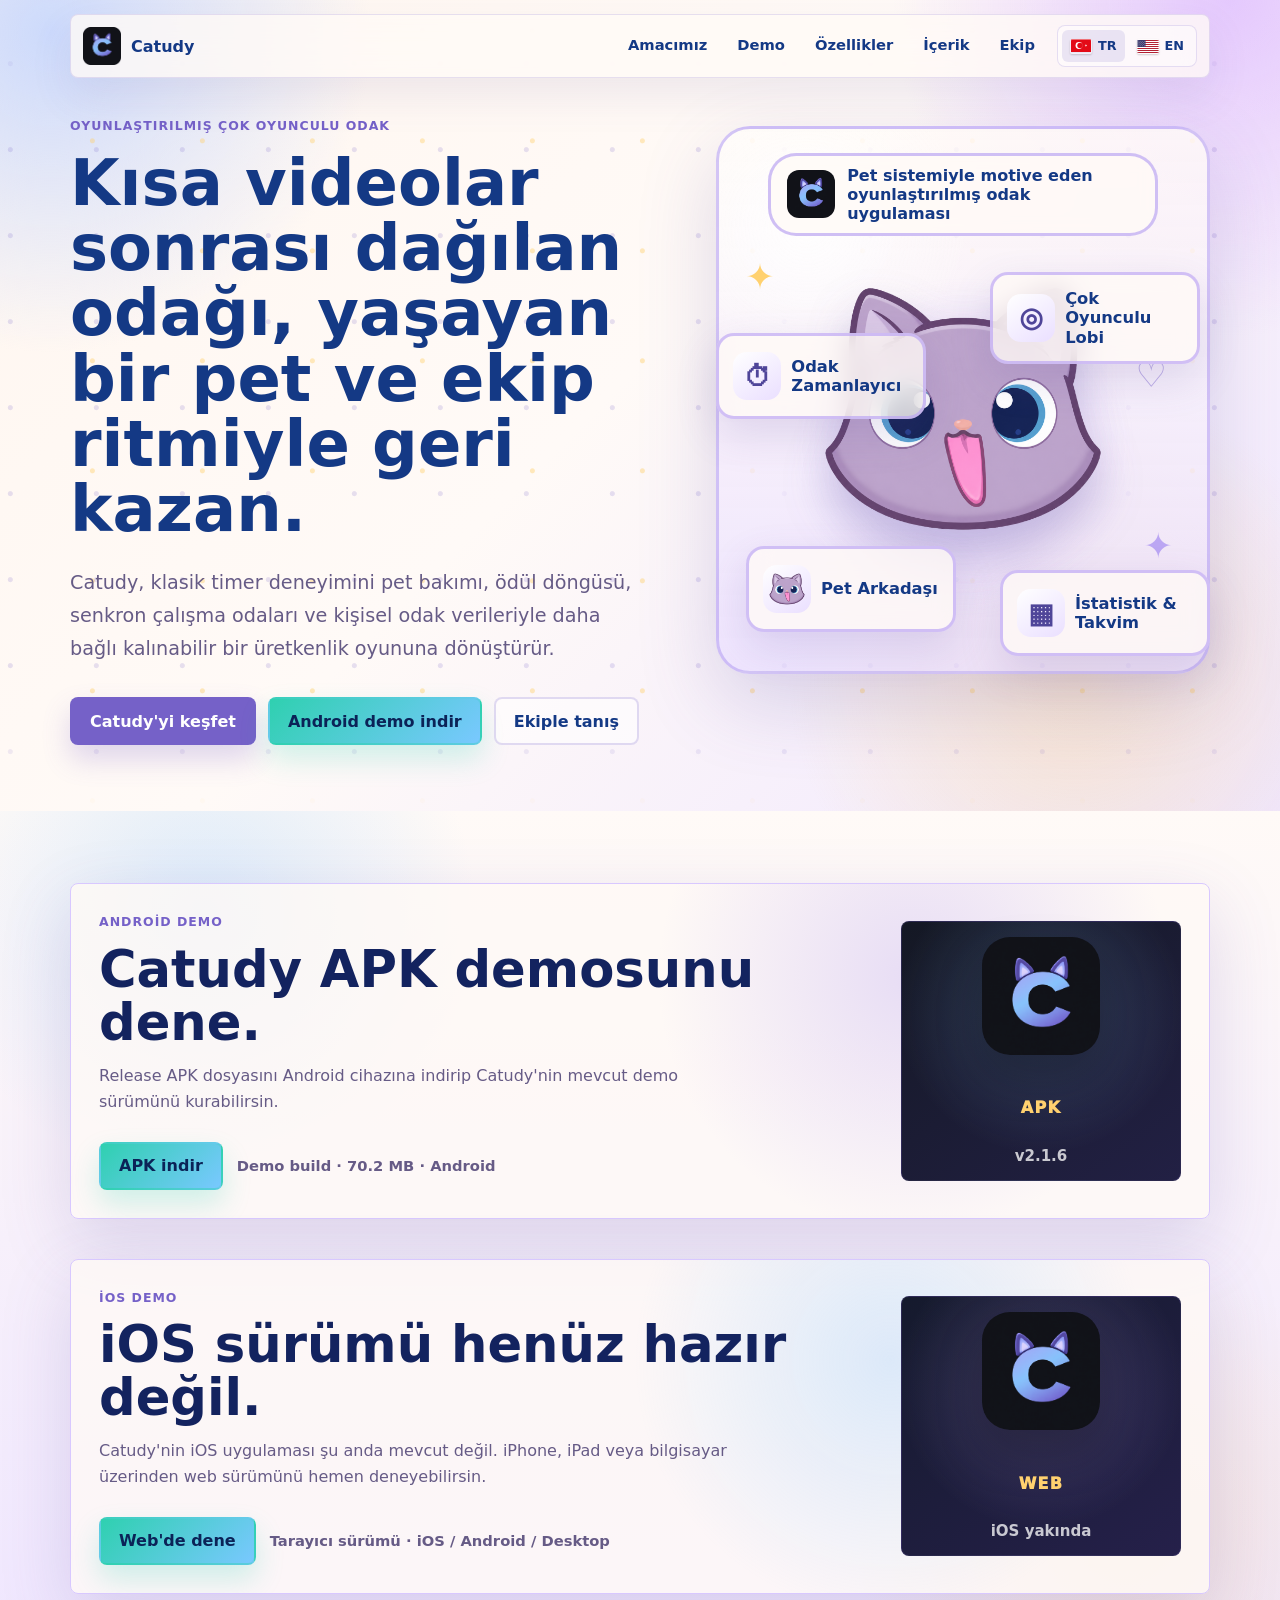
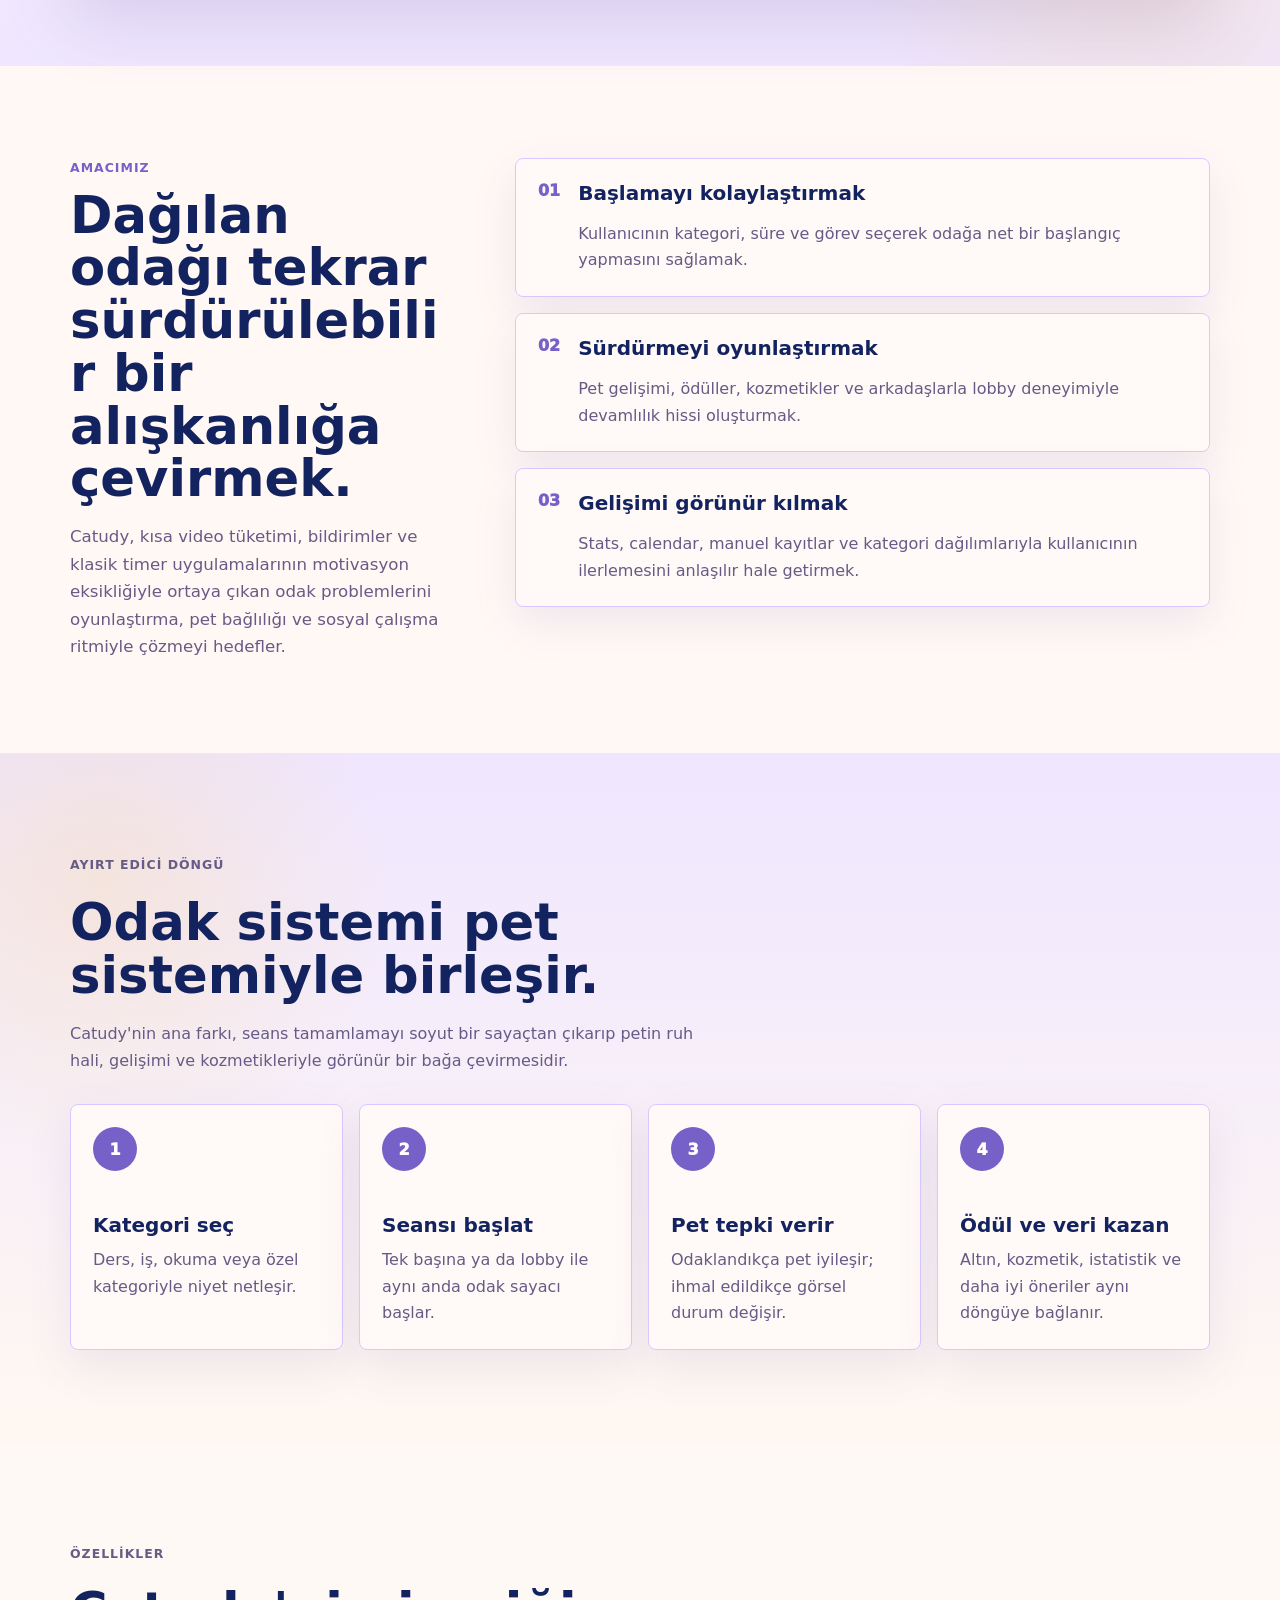
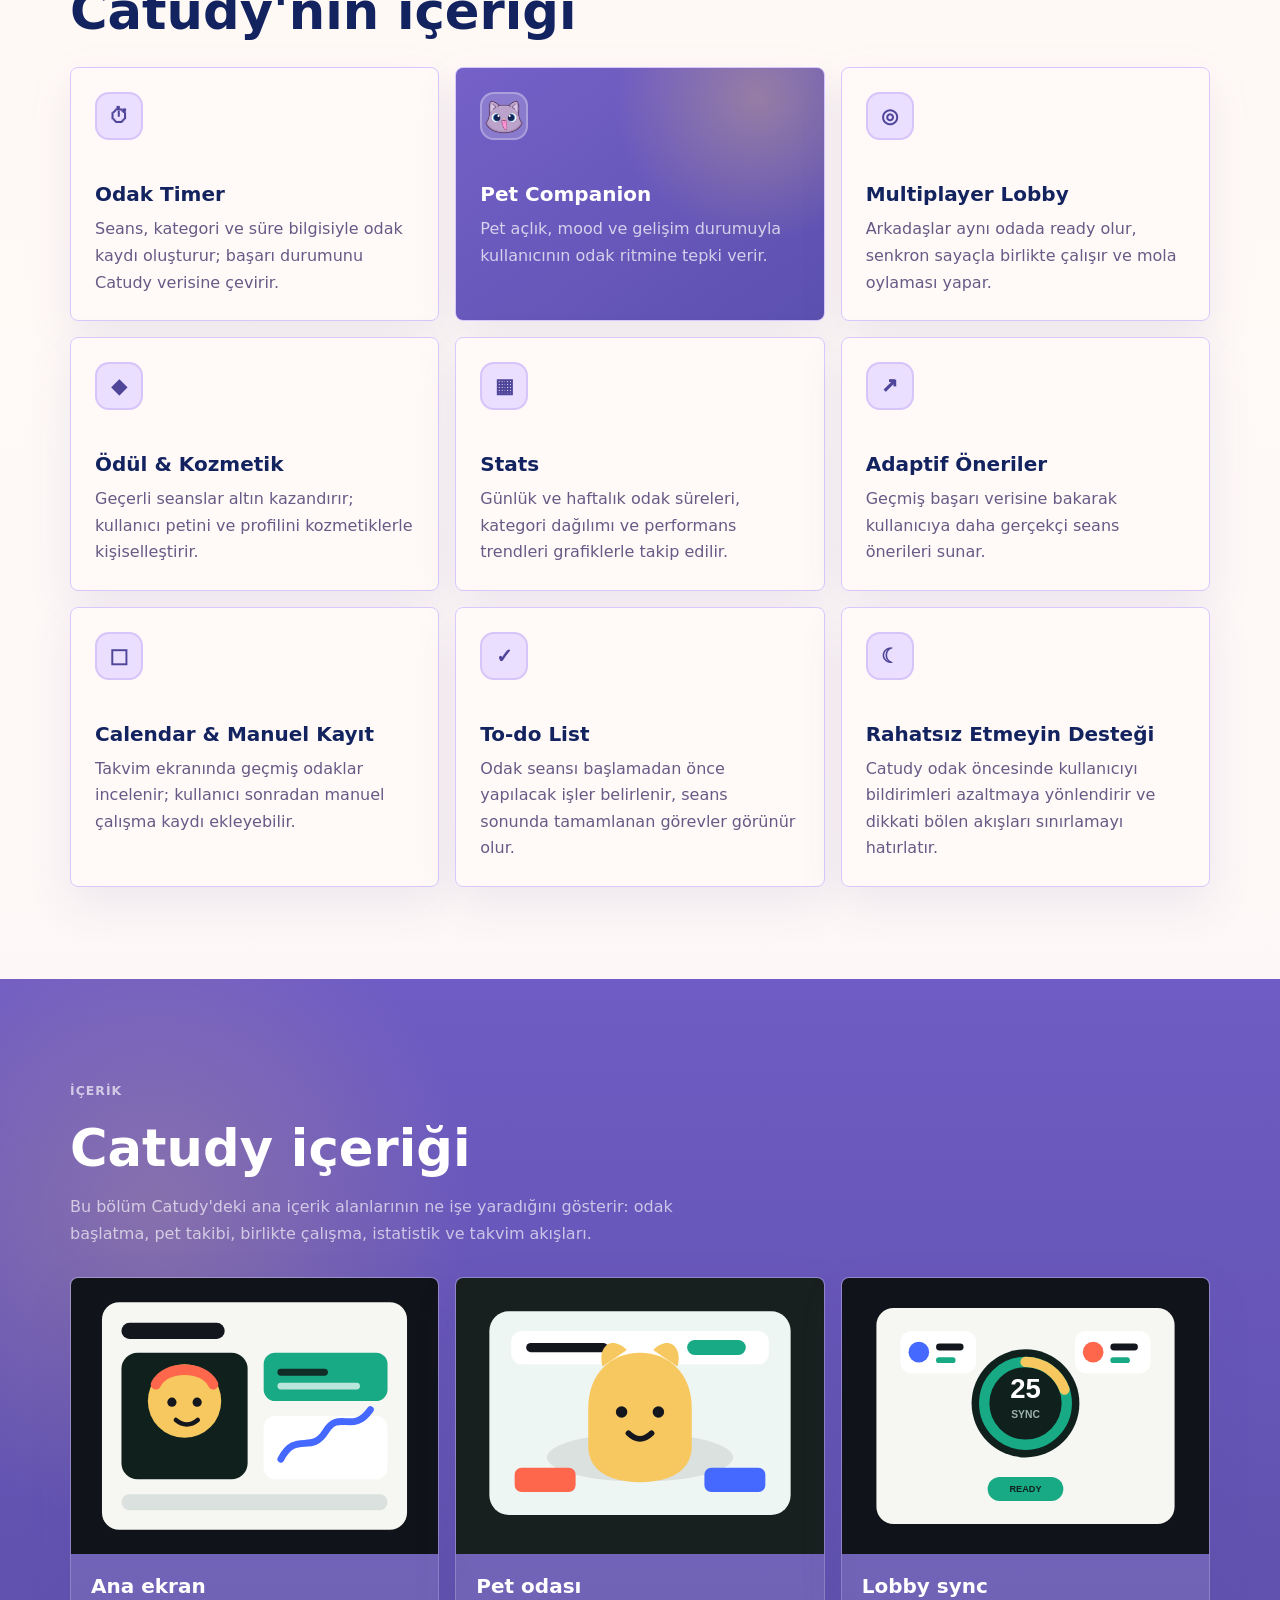
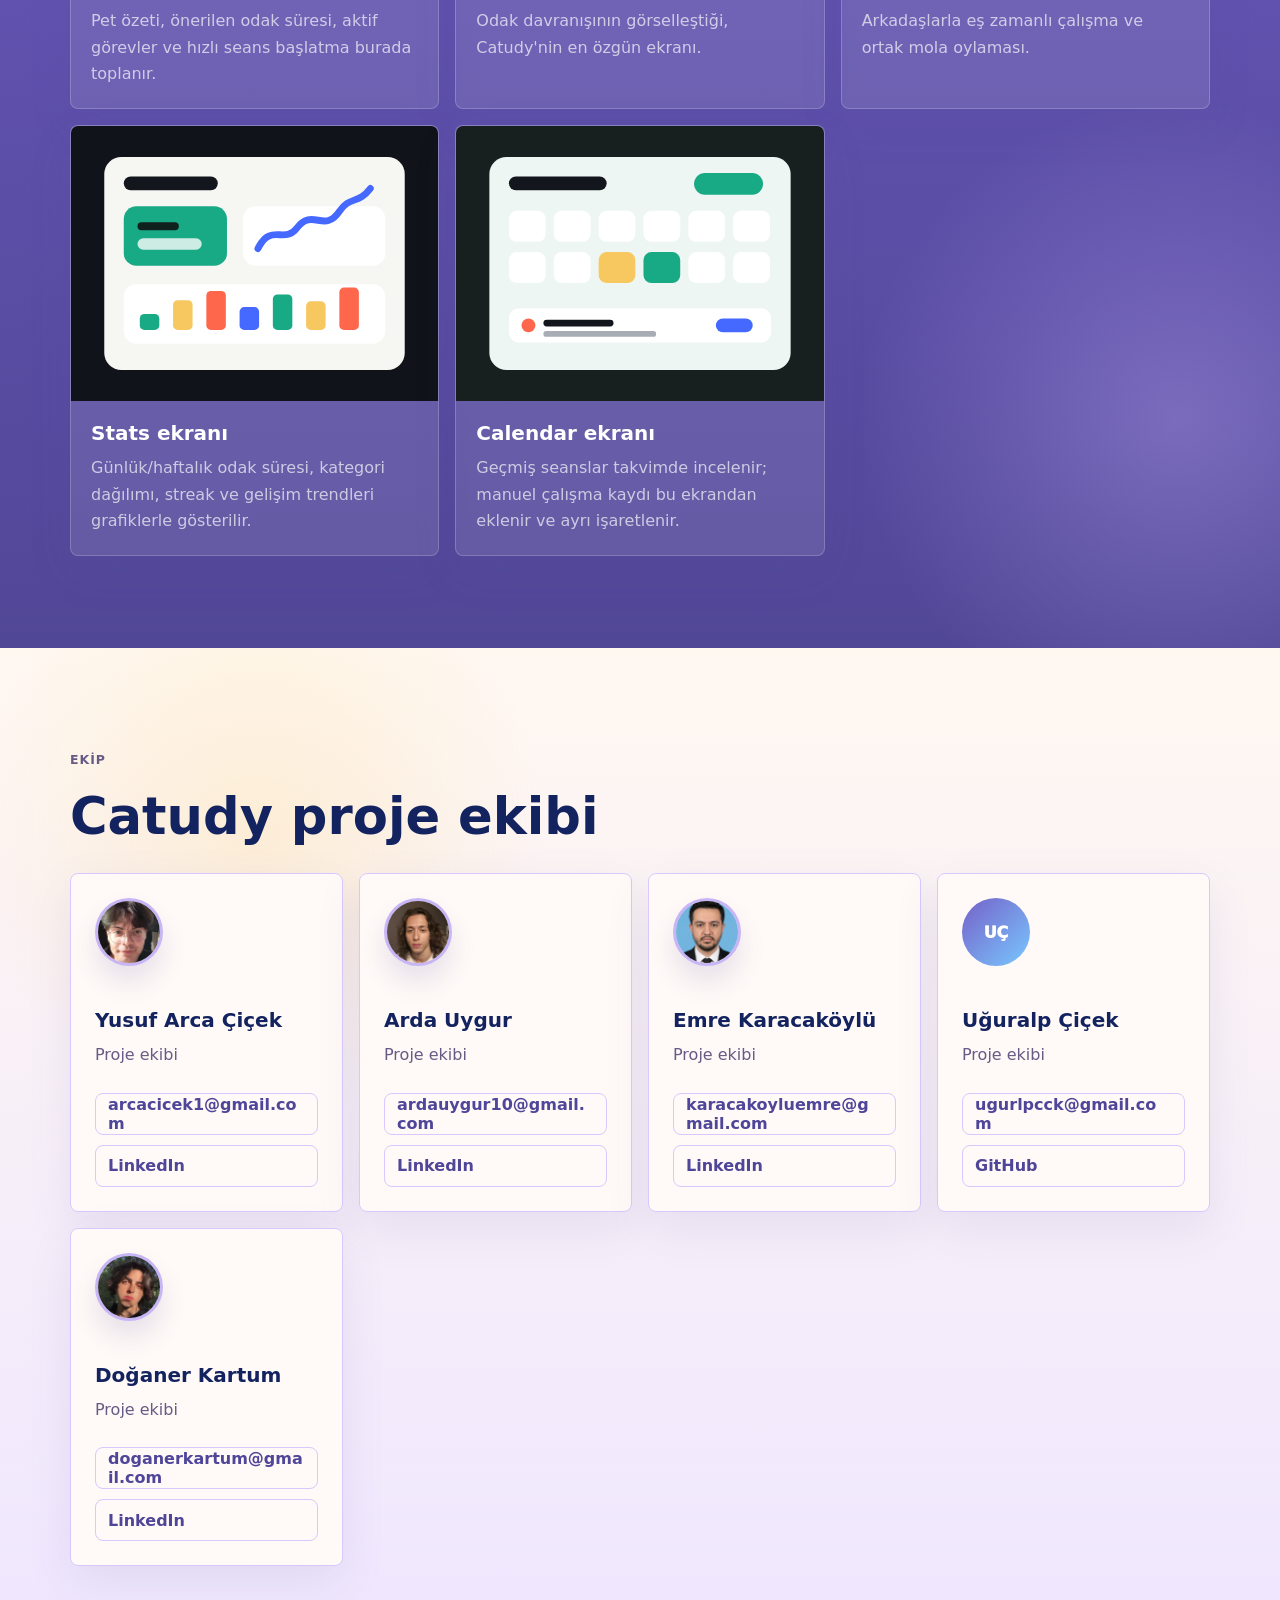
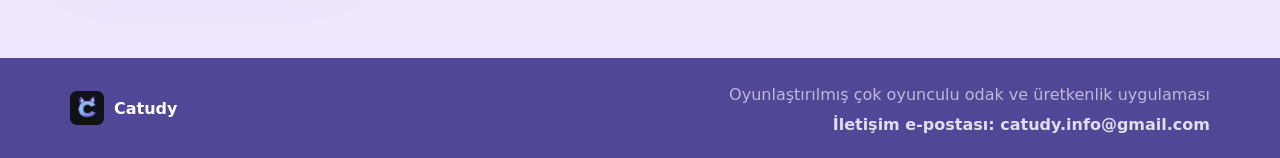
<file: site/index.html>
﻿<!doctype html>
<html lang="tr">
  <head>
    <meta charset="utf-8" />
    <meta name="viewport" content="width=device-width, initial-scale=1" />
    <meta
      name="description"
      data-i18n-content="metaDescription"
      content="Catudy, odak seanslarını pet gelişimi, sosyal lobby ve oyunlaştırma ile sürdürülebilir hale getiren bir üretkenlik uygulamasıdır."
    />
    <title>Catudy | Oyunlaştırılmış Odak Arkadaşı</title>
    <link rel="stylesheet" href="./styles.css?v=20260427-2" />
  </head>
  <body>
    <header class="site-header" data-glass>
      <a class="brand" href="#top" aria-label="Catudy ana sayfa" data-i18n-aria="brandHome">
        <img src="./assets/catudy-logo.png?v=20260427-2" alt="" />
        <span>Catudy</span>
      </a>
      <div class="header-controls">
        <nav class="nav-links" aria-label="Ana menü" data-i18n-aria="mainMenu">
          <a href="#problem" data-i18n="navGoal">Amacımız</a>
          <a href="#download" data-i18n="navDownload">Demo</a>
          <a href="#features" data-i18n="navFeatures">Özellikler</a>
          <a href="#screens" data-i18n="navContent">İçerik</a>
          <a href="#team" data-i18n="navTeam">Ekip</a>
        </nav>
        <div class="language-switcher" aria-label="Dil seçimi" data-i18n-aria="languageSwitcher">
          <button class="language-button is-active" type="button" data-lang="tr" aria-label="Türkçe" aria-pressed="true" data-i18n-aria="languageTurkish">
            <span class="flag flag--tr" aria-hidden="true"></span>
            <span class="language-code">TR</span>
          </button>
          <button class="language-button" type="button" data-lang="en" aria-label="English" aria-pressed="false" data-i18n-aria="languageEnglish">
            <span class="flag flag--us" aria-hidden="true"></span>
            <span class="language-code">EN</span>
          </button>
        </div>
      </div>
    </header>

    <main id="top">
      <section class="hero" aria-labelledby="hero-title">
        <div class="hero-scene" aria-hidden="true">
          <div class="mascot-stage">
            <span class="poster-star poster-star--one">✦</span>
            <span class="poster-star poster-star--two">✦</span>
            <span class="poster-heart">♡</span>
            <div class="mascot-glow"></div>
            <img class="hero-mascot" src="./assets/catudy-mascot.png?v=20260427-2" alt="" />
            <div class="catudy-badge">
              <img src="./assets/catudy-logo.png?v=20260427-2" alt="" />
              <span data-i18n="heroBadge">Pet sistemiyle motive eden oyunlaştırılmış odak uygulaması</span>
            </div>
          </div>
          <div class="floating-panel panel--one">
            <span class="panel-icon">⏱</span>
            <strong data-i18n="posterTimer">Odak Zamanlayıcı</strong>
          </div>
          <div class="floating-panel panel--two">
            <span class="panel-icon panel-icon--mascot">
              <img src="./assets/catudy-mascot.png?v=20260427-2" alt="" />
            </span>
            <strong data-i18n="posterPet">Pet Arkadaşı</strong>
          </div>
          <div class="floating-panel panel--three">
            <span class="panel-icon">◎</span>
            <strong data-i18n="posterLobby">Çok Oyunculu Lobi</strong>
          </div>
          <div class="floating-panel panel--four">
            <span class="panel-icon">▦</span>
            <strong data-i18n="posterStats">İstatistik & Takvim</strong>
          </div>
        </div>

        <div class="hero-copy">
          <p class="eyebrow" data-i18n="heroEyebrow">Oyunlaştırılmış çok oyunculu odak</p>
          <h1 id="hero-title" data-i18n="heroTitle">
            Kısa videolar sonrası dağılan odağı, yaşayan bir pet ve ekip ritmiyle geri
            kazan.
          </h1>
          <p class="lead" data-i18n="heroLead">
            Catudy, klasik timer deneyimini pet bakımı, ödül döngüsü, senkron
            çalışma odaları ve kişisel odak verileriyle daha bağlı kalınabilir
            bir üretkenlik oyununa dönüştürür.
          </p>
          <div class="hero-actions">
            <a class="button button--primary" href="#features" data-i18n="heroPrimaryCta">Catudy'yi keşfet</a>
            <a class="button button--demo" href="#download" data-i18n="heroDemoCta">Android demo indir</a>
            <a class="button button--ghost" href="#team" data-i18n="heroSecondaryCta">Ekiple tanış</a>
          </div>
        </div>
      </section>

      <section class="download-section" id="download" aria-labelledby="download-title">
  <div class="wrap">
    <div class="download-card reveal">
      <div class="download-copy">
        <p class="section-kicker" data-i18n="downloadKicker">Android Demo</p>
        <h2 id="download-title" data-i18n="downloadTitle">Catudy APK demosunu dene.</h2>
        <p data-i18n="downloadBody">
          Release APK dosyasını Android cihazına indirip Catudy'nin mevcut demo sürümünü kurabilirsin.
        </p>
        <div class="download-actions">
          <a
            class="button button--download"
            href="./downloads/catudy-android-demo-v2.1.6.apk"
            download
            data-i18n="downloadButton"
          >
            APK indir
          </a>
          <span class="download-note" data-i18n="downloadNote">Demo build · 70.2 MB · Android</span>
        </div>
      </div>

      <div class="download-panel" aria-hidden="true">
        <img src="./assets/catudy-logo.png?v=20260427-2" alt="" />
        <span>APK</span>
        <strong>v2.1.6</strong>
      </div>
    </div>

    <div class="download-card download-card--web reveal">
      <div class="download-copy">
        <p class="section-kicker" data-i18n="webDemoKicker">iOS Demo</p>
        <h2 data-i18n="webDemoTitle">iOS sürümü henüz hazır değil.</h2>
        <p data-i18n="webDemoBody">
          Catudy'nin iOS uygulaması şu anda mevcut değil. iPhone, iPad veya bilgisayar üzerinden web sürümünü hemen deneyebilirsin.
        </p>
        <div class="download-actions">
          <a
            class="button button--download"
            href="https://catudy.com/app/"
            target="_blank"
            rel="noopener noreferrer"
            data-i18n="webDemoButton"
          >
            Web'de dene
          </a>
          <span class="download-note" data-i18n="webDemoNote">Tarayıcı sürümü · iOS / Android / Desktop</span>
        </div>
      </div>

      <div class="download-panel download-panel--web" aria-hidden="true">
        <img src="./assets/catudy-logo.png?v=20260427-2" alt="" />
        <span>WEB</span>
        <strong data-i18n="webDemoPanelText">iOS yakında</strong>
      </div>
    </div>
  </div>
</section>

      <section class="problem-section" id="problem" aria-labelledby="problem-title">
        <div class="wrap two-column">
          <div class="section-copy reveal">
            <p class="section-kicker" data-i18n="goalKicker">Amacımız</p>
            <h2 id="problem-title" data-i18n="goalTitle">Dağılan odağı tekrar sürdürülebilir bir alışkanlığa çevirmek.</h2>
            <p data-i18n="goalBody">
              Catudy, kısa video tüketimi, bildirimler ve klasik timer
              uygulamalarının motivasyon eksikliğiyle ortaya çıkan odak
              problemlerini oyunlaştırma, pet bağlılığı ve sosyal çalışma
              ritmiyle çözmeyi hedefler.
            </p>
          </div>
          <div class="problem-grid">
            <article class="metric-card reveal">
              <span class="metric-card__number">01</span>
              <h3 data-i18n="goalCardOneTitle">Başlamayı kolaylaştırmak</h3>
              <p data-i18n="goalCardOneBody">Kullanıcının kategori, süre ve görev seçerek odağa net bir başlangıç yapmasını sağlamak.</p>
            </article>
            <article class="metric-card reveal">
              <span class="metric-card__number">02</span>
              <h3 data-i18n="goalCardTwoTitle">Sürdürmeyi oyunlaştırmak</h3>
              <p data-i18n="goalCardTwoBody">Pet gelişimi, ödüller, kozmetikler ve arkadaşlarla lobby deneyimiyle devamlılık hissi oluşturmak.</p>
            </article>
            <article class="metric-card reveal">
              <span class="metric-card__number">03</span>
              <h3 data-i18n="goalCardThreeTitle">Gelişimi görünür kılmak</h3>
              <p data-i18n="goalCardThreeBody">Stats, calendar, manuel kayıtlar ve kategori dağılımlarıyla kullanıcının ilerlemesini anlaşılır hale getirmek.</p>
            </article>
          </div>
        </div>
      </section>

      <section class="loop-section" aria-labelledby="loop-title">
        <div class="wrap">
          <div class="section-head reveal">
            <p class="section-kicker" data-i18n="loopKicker">Ayırt Edici Döngü</p>
            <h2 id="loop-title" data-i18n="loopTitle">Odak sistemi pet sistemiyle birleşir.</h2>
            <p data-i18n="loopBody">
              Catudy'nin ana farkı, seans tamamlamayı soyut bir sayaçtan çıkarıp
              petin ruh hali, gelişimi ve kozmetikleriyle görünür bir bağa
              çevirmesidir.
            </p>
          </div>

          <div class="focus-loop" aria-label="Catudy odak döngüsü" data-i18n-aria="loopAria">
            <article class="loop-step reveal">
              <span>1</span>
              <h3 data-i18n="loopStepOneTitle">Kategori seç</h3>
              <p data-i18n="loopStepOneBody">Ders, iş, okuma veya özel kategoriyle niyet netleşir.</p>
            </article>
            <article class="loop-step reveal">
              <span>2</span>
              <h3 data-i18n="loopStepTwoTitle">Seansı başlat</h3>
              <p data-i18n="loopStepTwoBody">Tek başına ya da lobby ile aynı anda odak sayacı başlar.</p>
            </article>
            <article class="loop-step reveal">
              <span>3</span>
              <h3 data-i18n="loopStepThreeTitle">Pet tepki verir</h3>
              <p data-i18n="loopStepThreeBody">Odaklandıkça pet iyileşir; ihmal edildikçe görsel durum değişir.</p>
            </article>
            <article class="loop-step reveal">
              <span>4</span>
              <h3 data-i18n="loopStepFourTitle">Ödül ve veri kazan</h3>
              <p data-i18n="loopStepFourBody">Altın, kozmetik, istatistik ve daha iyi öneriler aynı döngüye bağlanır.</p>
            </article>
          </div>
        </div>
      </section>

      <section class="features" id="features" aria-labelledby="features-title">
        <div class="wrap">
          <div class="section-head reveal">
            <p class="section-kicker" data-i18n="featuresKicker">Özellikler</p>
            <h2 id="features-title" data-i18n="featuresTitle">Catudy'nin içeriği</h2>
          </div>

          <div class="feature-grid">
            <article class="feature-card reveal">
              <span class="feature-icon">⏱</span>
              <h3 data-i18n="featureTimerTitle">Odak Timer</h3>
              <p data-i18n="featureTimerBody">Seans, kategori ve süre bilgisiyle odak kaydı oluşturur; başarı durumunu Catudy verisine çevirir.</p>
            </article>
            <article class="feature-card reveal feature-card--accent">
              <span class="feature-icon feature-icon--image">
                <img src="./assets/catudy-mascot.png?v=20260427-2" alt="" />
              </span>
              <h3 data-i18n="featurePetTitle">Pet Companion</h3>
              <p data-i18n="featurePetBody">Pet açlık, mood ve gelişim durumuyla kullanıcının odak ritmine tepki verir.</p>
            </article>
            <article class="feature-card reveal">
              <span class="feature-icon">◎</span>
              <h3 data-i18n="featureLobbyTitle">Multiplayer Lobby</h3>
              <p data-i18n="featureLobbyBody">Arkadaşlar aynı odada ready olur, senkron sayaçla birlikte çalışır ve mola oylaması yapar.</p>
            </article>
            <article class="feature-card reveal">
              <span class="feature-icon">◆</span>
              <h3 data-i18n="featureRewardTitle">Ödül & Kozmetik</h3>
              <p data-i18n="featureRewardBody">Geçerli seanslar altın kazandırır; kullanıcı petini ve profilini kozmetiklerle kişiselleştirir.</p>
            </article>
            <article class="feature-card reveal">
              <span class="feature-icon">▦</span>
              <h3 data-i18n="featureStatsTitle">Stats</h3>
              <p data-i18n="featureStatsBody">Günlük ve haftalık odak süreleri, kategori dağılımı ve performans trendleri grafiklerle takip edilir.</p>
            </article>
            <article class="feature-card reveal">
              <span class="feature-icon">↗</span>
              <h3 data-i18n="featureAdaptiveTitle">Adaptif Öneriler</h3>
              <p data-i18n="featureAdaptiveBody">Geçmiş başarı verisine bakarak kullanıcıya daha gerçekçi seans önerileri sunar.</p>
            </article>
            <article class="feature-card reveal">
              <span class="feature-icon">□</span>
              <h3 data-i18n="featureCalendarTitle">Calendar & Manuel Kayıt</h3>
              <p data-i18n="featureCalendarBody">Takvim ekranında geçmiş odaklar incelenir; kullanıcı sonradan manuel çalışma kaydı ekleyebilir.</p>
            </article>
            <article class="feature-card reveal">
              <span class="feature-icon">✓</span>
              <h3 data-i18n="featureTodoTitle">To-do List</h3>
              <p data-i18n="featureTodoBody">Odak seansı başlamadan önce yapılacak işler belirlenir, seans sonunda tamamlanan görevler görünür olur.</p>
            </article>
            <article class="feature-card reveal">
              <span class="feature-icon">☾</span>
              <h3 data-i18n="featureDndTitle">Rahatsız Etmeyin Desteği</h3>
              <p data-i18n="featureDndBody">Catudy odak öncesinde kullanıcıyı bildirimleri azaltmaya yönlendirir ve dikkati bölen akışları sınırlamayı hatırlatır.</p>
            </article>
          </div>
        </div>
      </section>

      <section class="screens" id="screens" aria-labelledby="screens-title">
        <div class="wrap">
          <div class="section-head reveal">
            <p class="section-kicker" data-i18n="screensKicker">İçerik</p>
            <h2 id="screens-title" data-i18n="screensTitle">Catudy içeriği</h2>
            <p data-i18n="screensBody">Bu bölüm Catudy'deki ana içerik alanlarının ne işe yaradığını gösterir: odak başlatma, pet takibi, birlikte çalışma, istatistik ve takvim akışları.</p>
          </div>

          <div class="screen-grid">
            <article class="screen-card reveal">
              <img src="./assets/app-dashboard.svg" alt="Catudy ana ekran mockup alanı" data-i18n-alt="screenHomeAlt" />
              <div>
                <h3 data-i18n="screenHomeTitle">Ana ekran</h3>
                <p data-i18n="screenHomeBody">Pet özeti, önerilen odak süresi, aktif görevler ve hızlı seans başlatma burada toplanır.</p>
              </div>
            </article>
            <article class="screen-card reveal">
              <img src="./assets/pet-room.svg" alt="Catudy pet odası mockup alanı" data-i18n-alt="screenPetAlt" />
              <div>
                <h3 data-i18n="screenPetTitle">Pet odası</h3>
                <p data-i18n="screenPetBody">Odak davranışının görselleştiği, Catudy'nin en özgün ekranı.</p>
              </div>
            </article>
            <article class="screen-card reveal">
              <img src="./assets/lobby-sync.svg" alt="Catudy multiplayer lobby mockup alanı" data-i18n-alt="screenLobbyAlt" />
              <div>
                <h3 data-i18n="screenLobbyTitle">Lobby sync</h3>
                <p data-i18n="screenLobbyBody">Arkadaşlarla eş zamanlı çalışma ve ortak mola oylaması.</p>
              </div>
            </article>
            <article class="screen-card reveal">
              <img src="./assets/stats-screen.svg" alt="Catudy stats ekranı mockup alanı" data-i18n-alt="screenStatsAlt" />
              <div>
                <h3 data-i18n="screenStatsTitle">Stats ekranı</h3>
                <p data-i18n="screenStatsBody">Günlük/haftalık odak süresi, kategori dağılımı, streak ve gelişim trendleri grafiklerle gösterilir.</p>
              </div>
            </article>
            <article class="screen-card reveal">
              <img src="./assets/calendar-screen.svg" alt="Catudy calendar ekranı mockup alanı" data-i18n-alt="screenCalendarAlt" />
              <div>
                <h3 data-i18n="screenCalendarTitle">Calendar ekranı</h3>
                <p data-i18n="screenCalendarBody">Geçmiş seanslar takvimde incelenir; manuel çalışma kaydı bu ekrandan eklenir ve ayrı işaretlenir.</p>
              </div>
            </article>
          </div>
        </div>
      </section>

      <section class="team" id="team" aria-labelledby="team-title">
        <div class="wrap">
          <div class="section-head reveal">
            <p class="section-kicker" data-i18n="teamKicker">Ekip</p>
            <h2 id="team-title" data-i18n="teamTitle">Catudy proje ekibi</h2>
          </div>
          <div class="team-grid">
            <article class="team-card reveal">
              <span class="team-avatar team-avatar--photo">
                <img src="./assets/yusuf-arca-cicek.jpg?v=20260427-2" alt="Yusuf Arca Çiçek" />
              </span>
              <h3>Yusuf Arca Çiçek</h3>
              <p data-i18n="teamRole">Proje ekibi</p>
              <div class="team-links">
                <a href="mailto:arcacicek1@gmail.com">arcacicek1@gmail.com</a>
                <a href="https://www.linkedin.com/in/yusuf-arca-cicek-030688299/" target="_blank" rel="noreferrer">LinkedIn</a>
              </div>
            </article>
            <article class="team-card reveal">
              <span class="team-avatar team-avatar--photo">
                <img src="./assets/arda-uygur.jpg?v=20260427-2" alt="Arda Uygur" />
              </span>
              <h3>Arda Uygur</h3>
              <p data-i18n="teamRole">Proje ekibi</p>
              <div class="team-links">
                <a href="mailto:ardauygur10@gmail.com">ardauygur10@gmail.com</a>
                <a href="https://www.linkedin.com/in/arda-uygur-76b485332/" target="_blank" rel="noreferrer">LinkedIn</a>
              </div>
            </article>
            <article class="team-card reveal">
              <span class="team-avatar team-avatar--photo">
                <img src="./assets/emre-karacakoylu.jpg?v=20260427-2" alt="Emre Karacaköylü" />
              </span>
              <h3>Emre Karacaköylü</h3>
              <p data-i18n="teamRole">Proje ekibi</p>
              <div class="team-links">
                <a href="mailto:karacakoyluemre@gmail.com">karacakoyluemre@gmail.com</a>
                <a href="https://www.linkedin.com/in/emre-karacak%C3%B6yl%C3%BC-b02785285/" target="_blank" rel="noreferrer">LinkedIn</a>
              </div>
            </article>
            <article class="team-card reveal">
              <span class="team-avatar">UÇ</span>
              <h3>Uğuralp Çiçek</h3>
              <p data-i18n="teamRole">Proje ekibi</p>
              <div class="team-links">
                <a href="mailto:ugurlpcck@gmail.com">ugurlpcck@gmail.com</a>
                <a href="https://github.com/ugurlpcck" target="_blank" rel="noreferrer">GitHub</a>
              </div>
            </article>
            <article class="team-card reveal">
              <span class="team-avatar team-avatar--photo">
                <img src="./assets/doganer-kartum.jpg?v=20260427-2" alt="Doğaner Kartum" />
              </span>
              <h3>Doğaner Kartum</h3>
              <p data-i18n="teamRole">Proje ekibi</p>
              <div class="team-links">
                <a href="mailto:doganerkartum@gmail.com">doganerkartum@gmail.com</a>
                <a href="https://www.linkedin.com/in/doganer-kartum/" target="_blank" rel="noreferrer">LinkedIn</a>
              </div>
            </article>
          </div>
        </div>
      </section>
    </main>

    <footer class="site-footer">
      <div class="wrap footer-inner">
        <a class="brand brand--footer" href="#top">
          <img src="./assets/catudy-logo.png?v=20260427-2" alt="" />
          <span>Catudy</span>
        </a>
        <div class="footer-copy">
          <p data-i18n="footerTagline">Oyunlaştırılmış çok oyunculu odak ve üretkenlik uygulaması</p>
          <a class="footer-contact" href="mailto:catudy.info@gmail.com" data-i18n="footerContact">İletişim e-postası: catudy.info@gmail.com</a>
        </div>
      </div>
    </footer>

    <script src="./script.js?v=20260507-1"></script>
  </body>
</html>
</file>
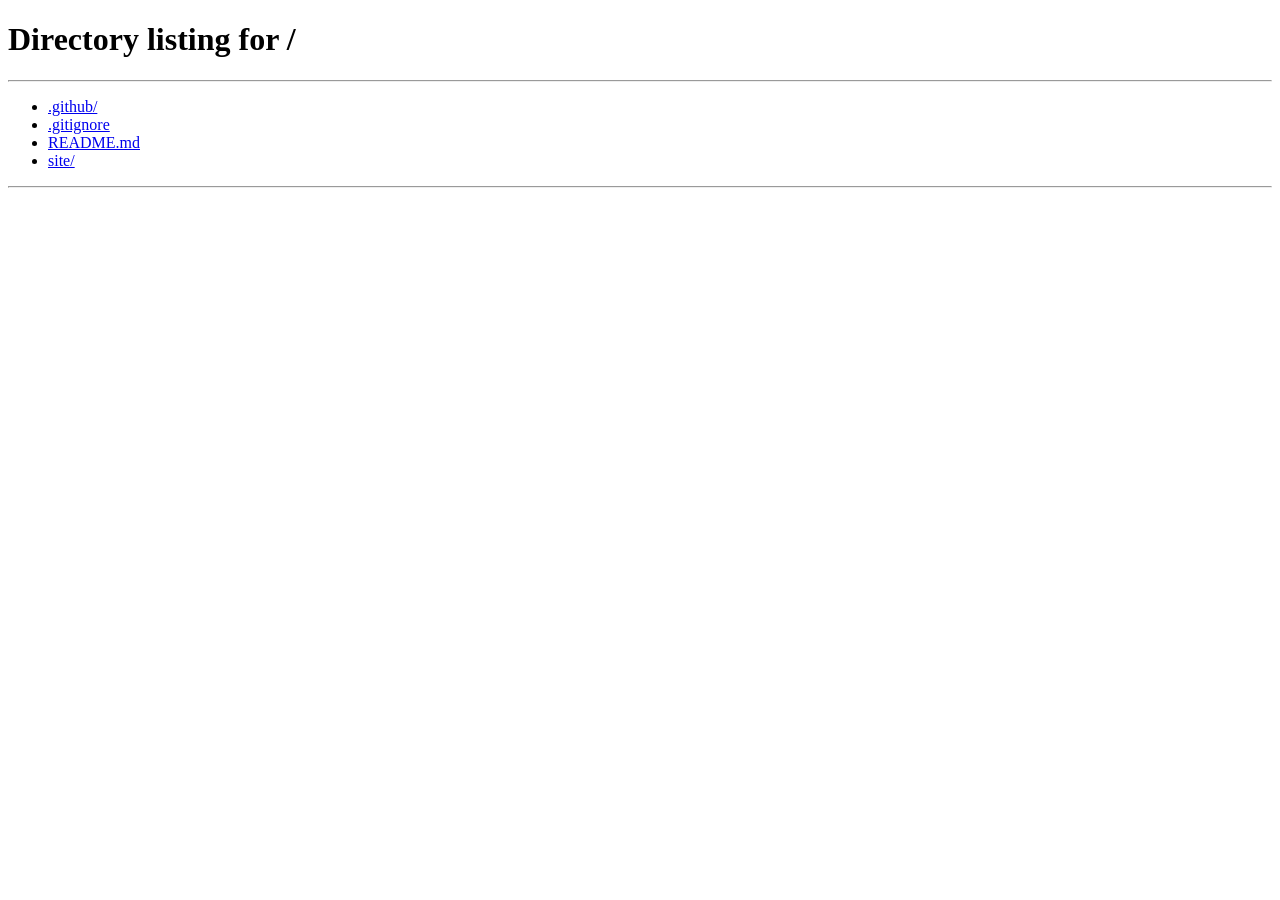
<file: site/app/_codex_skip_tour.html>
﻿<!doctype html><meta charset='utf-8'><script>localStorage.setItem('flutter.catudy.offline_state.v1', "{\"equippedRoomItemIds\":{\"room_bed\":\"cloud_nap_bed\",\"room_shelf\":\"tiny_library_shelf\",\"room_study\":\"soft_study_nook\",\"room_decor\":\"glow_lantern\"},\"petName\":\"Mochi\",\"petNameChosen\":true,\"version\":1,\"ownedItems\":[\"violet_collar\",\"soft_study_nook\",\"moonlit_study_nook\",\"cloud_nap_bed\",\"warm_den_bed\",\"glow_lantern\",\"tiny_library_shelf\"],\"languageCode\":\"tr\",\"unlockedPetIds\":[\"mochi\"],\"introTourSeen\":true,\"selectedPetId\":\"mochi\"}"); location.replace('/#/pet-room');</script>
</file>
<file: site/styles.css>
:root {
  color-scheme: light;
  --ink: #13235f;
  --muted: #665b86;
  --paper: #fff6ef;
  --surface: #fffaf7;
  --surface-strong: #efe6ff;
  --line: #d8c8ff;
  --teal: #2fd0b0;
  --teal-dark: #16706b;
  --coral: #ff765f;
  --yellow: #ffd16f;
  --blue: #143985;
  --violet: #7561c8;
  --violet-dark: #4f4599;
  --lavender: #bba6f3;
  --lavender-soft: #eadfff;
  --cream: #fff3eb;
  --shadow: 0 24px 70px rgb(92 75 160 / 18%);
}

* {
  box-sizing: border-box;
}

html {
  scroll-behavior: smooth;
}

body {
  margin: 0;
  font-family:
    Inter, ui-sans-serif, system-ui, -apple-system, BlinkMacSystemFont, "Segoe UI",
    sans-serif;
  color: var(--ink);
  overflow-x: hidden;
  background:
    radial-gradient(circle at 8% 8%, rgb(190 210 255 / 62%), transparent 25rem),
    radial-gradient(circle at 92% 2%, rgb(225 190 255 / 62%), transparent 24rem),
    linear-gradient(180deg, var(--paper), #fffaf6 52%, #f3ecff 100%);
}

img {
  display: block;
  max-width: 100%;
}

a {
  color: inherit;
}

h1,
h2,
h3,
p {
  overflow-wrap: anywhere;
}

.wrap {
  width: min(1140px, calc(100% - 40px));
  margin-inline: auto;
}

.site-header {
  position: fixed;
  z-index: 20;
  top: 14px;
  left: 50%;
  display: flex;
  align-items: center;
  justify-content: space-between;
  gap: 28px;
  width: min(1140px, calc(100% - 28px));
  min-height: 64px;
  padding: 10px 12px;
  border: 1px solid rgb(117 97 200 / 18%);
  border-radius: 8px;
  background: rgb(255 250 247 / 78%);
  color: var(--blue);
  box-shadow: 0 18px 42px rgb(92 75 160 / 10%);
  backdrop-filter: blur(18px);
  transform: translateX(-50%);
  transition:
    background 220ms ease,
    border-color 220ms ease,
    box-shadow 220ms ease,
    transform 240ms ease;
}

.site-header.is-scrolled {
  border-color: rgb(117 97 200 / 22%);
  background: rgb(255 250 247 / 92%);
  color: var(--blue);
  box-shadow: 0 18px 40px rgb(92 75 160 / 14%);
}

.site-header.is-hidden {
  transform: translateX(-50%) translateY(calc(-100% - 24px));
}

.brand {
  display: inline-flex;
  align-items: center;
  gap: 10px;
  min-width: max-content;
  color: inherit;
  font-weight: 900;
  text-decoration: none;
}

.brand img {
  width: 38px;
  height: 38px;
}

.header-controls {
  display: flex;
  flex-wrap: wrap;
  align-items: center;
  justify-content: flex-end;
  gap: 10px;
}

.nav-links {
  display: flex;
  flex-wrap: wrap;
  justify-content: flex-end;
  gap: 6px;
}

.nav-links a {
  min-height: 38px;
  padding: 9px 12px;
  border-radius: 8px;
  color: inherit;
  font-size: 0.92rem;
  font-weight: 760;
  text-decoration: none;
}

.nav-links a:hover {
  background: rgb(117 97 200 / 10%);
}

.site-header.is-scrolled .nav-links a:hover {
  background: rgb(117 97 200 / 12%);
}

.language-switcher {
  display: inline-flex;
  align-items: center;
  gap: 4px;
  min-height: 40px;
  padding: 4px;
  border: 1px solid rgb(117 97 200 / 18%);
  border-radius: 8px;
  background: rgb(255 255 255 / 42%);
  transition:
    box-shadow 180ms ease,
    transform 180ms ease;
}

.language-switcher.is-switching {
  box-shadow: 0 10px 22px rgb(117 97 200 / 16%);
}

.site-header.is-scrolled .language-switcher {
  border-color: rgb(117 97 200 / 20%);
  background: rgb(117 97 200 / 6%);
}

.language-button {
  display: inline-flex;
  align-items: center;
  justify-content: center;
  gap: 6px;
  min-width: 62px;
  min-height: 32px;
  padding: 0 8px;
  border: 0;
  border-radius: 6px;
  background: transparent;
  color: inherit;
  cursor: pointer;
  font: inherit;
  font-size: 0.8rem;
  font-weight: 900;
  transition:
    transform 180ms ease,
    background 180ms ease,
    box-shadow 180ms ease;
}

.language-button:hover,
.language-button.is-active {
  background: rgb(117 97 200 / 14%);
}

.language-switcher.is-switching .language-button.is-active {
  transform: scale(0.94);
}

.site-header.is-scrolled .language-button:hover,
.site-header.is-scrolled .language-button.is-active {
  background: rgb(117 97 200 / 14%);
}

.flag {
  display: inline-block;
  width: 22px;
  height: 15px;
  overflow: hidden;
  border: 1px solid rgb(255 255 255 / 42%);
  border-radius: 2px;
  background-position: center;
  background-repeat: no-repeat;
  background-size: cover;
  box-shadow: 0 1px 2px rgb(0 0 0 / 18%);
  flex: 0 0 auto;
}

.flag--tr {
  background-image: url("data:image/svg+xml,%3Csvg xmlns='http://www.w3.org/2000/svg' viewBox='0 0 30 20'%3E%3Crect width='30' height='20' fill='%23e30a17'/%3E%3Ccircle cx='12' cy='10' r='5.2' fill='%23fff'/%3E%3Ccircle cx='13.6' cy='10' r='4.1' fill='%23e30a17'/%3E%3Cpolygon points='20.4,10 24.1,8.8 21.8,12 21.8,8 24.1,11.2' fill='%23fff'/%3E%3C/svg%3E");
}

.flag--us {
  background-image: url("data:image/svg+xml,%3Csvg xmlns='http://www.w3.org/2000/svg' viewBox='0 0 38 20'%3E%3Cpath fill='%23b22234' d='M0 0h38v20H0z'/%3E%3Cpath stroke='%23fff' stroke-width='1.54' d='M0 2.3h38M0 5.4h38M0 8.5h38M0 11.5h38M0 14.6h38M0 17.7h38'/%3E%3Cpath fill='%233c3b6e' d='M0 0h15.2v10.8H0z'/%3E%3Cg fill='%23fff'%3E%3Ccircle cx='2.2' cy='1.8' r='.45'/%3E%3Ccircle cx='5.1' cy='1.8' r='.45'/%3E%3Ccircle cx='8' cy='1.8' r='.45'/%3E%3Ccircle cx='10.9' cy='1.8' r='.45'/%3E%3Ccircle cx='13.8' cy='1.8' r='.45'/%3E%3Ccircle cx='3.6' cy='3.6' r='.45'/%3E%3Ccircle cx='6.5' cy='3.6' r='.45'/%3E%3Ccircle cx='9.4' cy='3.6' r='.45'/%3E%3Ccircle cx='12.3' cy='3.6' r='.45'/%3E%3Ccircle cx='2.2' cy='5.4' r='.45'/%3E%3Ccircle cx='5.1' cy='5.4' r='.45'/%3E%3Ccircle cx='8' cy='5.4' r='.45'/%3E%3Ccircle cx='10.9' cy='5.4' r='.45'/%3E%3Ccircle cx='13.8' cy='5.4' r='.45'/%3E%3Ccircle cx='3.6' cy='7.2' r='.45'/%3E%3Ccircle cx='6.5' cy='7.2' r='.45'/%3E%3Ccircle cx='9.4' cy='7.2' r='.45'/%3E%3Ccircle cx='12.3' cy='7.2' r='.45'/%3E%3Ccircle cx='2.2' cy='9' r='.45'/%3E%3Ccircle cx='5.1' cy='9' r='.45'/%3E%3Ccircle cx='8' cy='9' r='.45'/%3E%3Ccircle cx='10.9' cy='9' r='.45'/%3E%3Ccircle cx='13.8' cy='9' r='.45'/%3E%3C/g%3E%3C/svg%3E");
}

.language-code {
  line-height: 1;
}

.hero {
  position: relative;
  display: grid;
  grid-template-columns: minmax(0, 0.92fr) minmax(350px, 0.78fr);
  align-items: center;
  gap: clamp(28px, 5vw, 72px);
  min-height: 88svh;
  overflow: hidden;
  padding: 116px max(20px, calc((100vw - 1140px) / 2)) 66px;
  background:
    radial-gradient(circle at 4% 4%, rgb(192 211 255 / 80%), transparent 20rem),
    radial-gradient(circle at 96% 0%, rgb(222 188 255 / 78%), transparent 21rem),
    radial-gradient(circle at 84% 83%, rgb(255 209 111 / 32%), transparent 18rem),
    linear-gradient(135deg, #fff6ef 0%, #fffaf7 48%, #efe6ff 100%);
  color: var(--blue);
}

.hero::after {
  content: "";
  position: absolute;
  inset: 0;
  pointer-events: none;
  background-image:
    radial-gradient(circle at 12% 74%, rgb(117 97 200 / 18%) 0 2px, transparent 3px),
    radial-gradient(circle at 84% 28%, rgb(255 209 111 / 44%) 0 2px, transparent 3px);
  background-size: 86px 86px, 110px 110px;
  mask-image: linear-gradient(to bottom, transparent, #000 18%, #000 88%, transparent);
}

.hero-copy {
  position: relative;
  z-index: 2;
  grid-column: 1;
  grid-row: 1;
  max-width: 750px;
}

.eyebrow,
.section-kicker {
  margin: 0;
  color: var(--violet);
  font-size: 0.78rem;
  font-weight: 900;
  letter-spacing: 0.08em;
  text-transform: uppercase;
}

h1 {
  max-width: 950px;
  margin: 14px 0 0;
  color: var(--blue);
  font-size: clamp(2.6rem, 5vw, 4.65rem);
  line-height: 1.02;
  letter-spacing: 0;
}

.lead {
  max-width: 710px;
  margin: 24px 0 0;
  color: var(--muted);
  font-size: clamp(1rem, 2vw, 1.2rem);
  line-height: 1.72;
}

.hero-actions {
  display: flex;
  flex-wrap: wrap;
  gap: 12px;
  margin-top: 32px;
}

.button {
  display: inline-flex;
  align-items: center;
  justify-content: center;
  min-height: 48px;
  padding: 0 18px;
  border: 2px solid rgb(117 97 200 / 22%);
  border-radius: 8px;
  font-weight: 850;
  text-decoration: none;
  transition:
    transform 180ms ease,
    border-color 180ms ease,
    background 180ms ease;
}

.button:hover {
  transform: translateY(-2px);
}

.button--primary {
  border-color: transparent;
  background: var(--violet);
  color: #fff;
  box-shadow: 0 14px 28px rgb(117 97 200 / 24%);
}

.button--ghost {
  color: var(--blue);
  background: rgb(255 255 255 / 54%);
}

.button--demo,
.button--download {
  border-color: rgb(47 208 176 / 24%);
  background: linear-gradient(135deg, var(--teal), #79c8ff);
  color: #0b2357;
  box-shadow: 0 14px 28px rgb(47 208 176 / 22%);
}

.hero-scene {
  position: relative;
  z-index: 1;
  grid-column: 2;
  grid-row: 1;
  min-height: min(58vw, 610px);
  opacity: 1;
}

.mascot-stage {
  position: relative;
  width: min(520px, 100%);
  aspect-ratio: 0.9;
  margin-inline: auto;
  border: 3px solid rgb(187 166 243 / 64%);
  border-radius: 34px;
  background:
    radial-gradient(circle at 18% 18%, rgb(255 255 255 / 85%), transparent 10rem),
    linear-gradient(180deg, rgb(255 250 247 / 82%), rgb(234 223 255 / 72%));
  box-shadow: 0 28px 80px rgb(92 75 160 / 20%);
  animation: floatPhone 7s ease-in-out infinite;
}

.mascot-glow {
  position: absolute;
  inset: 27% 14% 9%;
  border-radius: 50%;
  background: radial-gradient(circle, rgb(187 166 243 / 44%), transparent 68%);
  filter: blur(4px);
}

.hero-mascot {
  position: absolute;
  left: 50%;
  bottom: 18%;
  width: min(330px, 72%);
  transform: translateX(-50%);
  filter: drop-shadow(0 24px 22px rgb(79 69 153 / 25%));
  animation: mascotBounce 3.6s ease-in-out infinite;
}

.catudy-badge {
  position: absolute;
  top: 24px;
  left: 50%;
  display: flex;
  align-items: center;
  gap: 12px;
  width: min(390px, calc(100% - 48px));
  min-height: 74px;
  padding: 10px 16px;
  border: 3px solid rgb(187 166 243 / 70%);
  border-radius: 28px;
  background: rgb(255 250 247 / 78%);
  color: var(--blue);
  font-weight: 900;
  transform: translateX(-50%);
  backdrop-filter: blur(8px);
}

.catudy-badge img {
  width: 48px;
  height: 48px;
  border-radius: 12px;
  flex: 0 0 auto;
}

.poster-star,
.poster-heart {
  position: absolute;
  z-index: 2;
  color: var(--yellow);
  font-size: 2.2rem;
  font-weight: 900;
  line-height: 1;
}

.poster-star--one {
  left: 26px;
  top: 24%;
}

.poster-star--two {
  right: 34px;
  bottom: 20%;
  color: var(--lavender);
}

.poster-heart {
  right: 40px;
  top: 42%;
  color: rgb(117 97 200 / 48%);
}

.phone-shell {
  position: absolute;
  right: clamp(24px, 8vw, 130px);
  top: 18%;
  width: min(290px, 31vw);
  min-width: 220px;
  aspect-ratio: 0.52;
  padding: 18px;
  border: 1px solid rgb(255 255 255 / 22%);
  border-radius: 30px;
  background:
    linear-gradient(180deg, rgb(255 255 255 / 18%), rgb(255 255 255 / 6%)),
    rgb(11 15 20 / 62%);
  box-shadow: 0 34px 120px rgb(0 0 0 / 34%);
  animation: floatPhone 7s ease-in-out infinite;
}

.phone-bar {
  width: 40%;
  height: 8px;
  margin: 0 auto 32px;
  border-radius: 999px;
  background: rgb(255 255 255 / 35%);
}

.focus-ring {
  display: grid;
  place-items: center;
  width: 150px;
  aspect-ratio: 1;
  margin: 0 auto;
  border: 10px solid rgb(24 169 133 / 28%);
  border-top-color: var(--teal);
  border-right-color: var(--yellow);
  border-radius: 50%;
  animation: ringSpin 9s linear infinite;
}

.focus-ring span,
.focus-ring small {
  animation: ringSpinReverse 9s linear infinite;
}

.focus-ring span {
  font-size: 3rem;
  font-weight: 950;
}

.focus-ring small {
  margin-top: -22px;
  color: rgb(255 255 255 / 66%);
  font-weight: 800;
}

.pet-buddy {
  position: relative;
  display: grid;
  place-items: center;
  width: 96px;
  aspect-ratio: 1;
  margin: 36px auto 0;
  border-radius: 34% 34% 42% 42%;
  background: linear-gradient(145deg, var(--yellow), var(--coral));
  color: #3a1a13;
  font-weight: 950;
  box-shadow: inset 0 -12px 0 rgb(0 0 0 / 9%);
  animation: petBounce 1.9s ease-in-out infinite;
}

.pet-ear {
  position: absolute;
  top: -16px;
  width: 28px;
  height: 32px;
  border-radius: 18px 18px 4px 4px;
  background: var(--yellow);
}

.pet-ear--left {
  left: 14px;
  transform: rotate(-20deg);
}

.pet-ear--right {
  right: 14px;
  transform: rotate(20deg);
}

.pet-face {
  font-size: 1.4rem;
}

.stat-row {
  display: flex;
  justify-content: space-between;
  gap: 16px;
  margin-top: 28px;
  padding: 14px;
  border: 1px solid rgb(255 255 255 / 16%);
  border-radius: 8px;
  background: rgb(255 255 255 / 9%);
}

.stat-row span {
  color: rgb(255 255 255 / 65%);
}

.floating-panel {
  position: absolute;
  z-index: 3;
  display: flex;
  align-items: center;
  gap: 10px;
  width: 210px;
  min-height: 86px;
  padding: 14px;
  border: 3px solid rgb(187 166 243 / 68%);
  border-radius: 18px;
  background: rgb(255 250 247 / 78%);
  color: var(--blue);
  box-shadow: 0 16px 42px rgb(92 75 160 / 16%);
  backdrop-filter: blur(12px);
}

.floating-panel strong {
  font-size: 1.02rem;
  line-height: 1.18;
}

.panel-icon {
  display: grid;
  place-items: center;
  width: 48px;
  aspect-ratio: 1;
  border-radius: 14px;
  background: linear-gradient(145deg, #fff, var(--lavender-soft));
  color: var(--violet-dark);
  font-size: 1.7rem;
  font-weight: 950;
  flex: 0 0 auto;
}

.panel-icon--mascot img {
  width: 42px;
  height: 42px;
  object-fit: contain;
}

.panel--one {
  left: 0;
  top: 34%;
  animation: driftOne 7.5s ease-in-out infinite;
}

.panel--two {
  left: 6%;
  bottom: 17%;
  animation: driftTwo 8.5s ease-in-out infinite;
}

.panel--three {
  right: 2%;
  top: 24%;
  animation: driftTwo 9s ease-in-out infinite;
}

.panel--four {
  right: 0;
  bottom: 13%;
  animation: driftOne 8.5s ease-in-out infinite;
}

.motion-lines {
  position: absolute;
  right: 7%;
  bottom: 12%;
  width: 390px;
  height: 210px;
  border: 1px solid rgb(255 255 255 / 12%);
  border-left: 0;
  border-radius: 0 999px 999px 0;
  transform: rotate(-12deg);
}

.problem-section,
.download-section,
.loop-section,
.features,
.screens,
.team {
  padding-block: 92px;
}

.problem-section,
.features {
  background: rgb(255 250 247 / 54%);
}

.download-section {
  padding-block: 72px;
  background:
    radial-gradient(circle at 16% 12%, rgb(143 201 255 / 30%), transparent 17rem),
    radial-gradient(circle at 88% 84%, rgb(255 209 111 / 24%), transparent 17rem),
    linear-gradient(180deg, #fffaf7, var(--surface-strong));
}

.download-card {
  display: grid;
  grid-template-columns: minmax(0, 1fr) 280px;
  gap: 32px;
  align-items: center;
  overflow: hidden;
  padding: 28px;
  border: 1px solid var(--line);
  border-radius: 8px;
  background:
    radial-gradient(circle at 74% 28%, rgb(187 166 243 / 34%), transparent 16rem),
    rgb(255 250 247 / 78%);
  box-shadow: var(--shadow);
}

.download-copy p:not(.section-kicker) {
  max-width: 660px;
  margin: 14px 0 0;
  color: var(--muted);
}

.download-actions {
  display: flex;
  flex-wrap: wrap;
  align-items: center;
  gap: 14px;
  margin-top: 26px;
}

.download-note {
  color: var(--muted);
  font-size: 0.92rem;
  font-weight: 800;
}

.download-panel {
  position: relative;
  display: grid;
  place-items: center;
  min-height: 260px;
  border: 1px solid rgb(117 97 200 / 18%);
  border-radius: 8px;
  background:
    radial-gradient(circle at 50% 34%, rgb(143 201 255 / 22%), transparent 9rem),
    linear-gradient(145deg, #141824, #222044);
  color: #fff;
}

.download-panel img {
  width: 118px;
  height: 118px;
  border-radius: 28px;
  box-shadow: 0 22px 44px rgb(0 0 0 / 28%);
}

.download-panel span {
  margin-top: 14px;
  color: var(--yellow);
  font-weight: 950;
  letter-spacing: 0.08em;
}

.download-panel strong {
  color: rgb(255 255 255 / 76%);
  font-size: 0.94rem;
}
.download-card + .download-card {
  margin-top: 40px;
}

.download-card--web {
  background:
    radial-gradient(circle at 72% 30%, rgb(143 201 255 / 30%), transparent 16rem),
    rgb(255 250 247 / 78%);
}

.download-panel--web {
  background:
    radial-gradient(circle at 50% 34%, rgb(187 166 243 / 24%), transparent 9rem),
    linear-gradient(145deg, #151a2d, #25204a);
}

.two-column {
  display: grid;
  grid-template-columns: minmax(0, 0.72fr) minmax(340px, 1.28fr);
  gap: 54px;
  align-items: start;
}

.section-copy {
  position: sticky;
  top: 116px;
}

.section-copy > p:last-child {
  margin: 18px 0 0;
  color: var(--muted);
  font-size: 1.04rem;
}

h2 {
  margin: 10px 0 0;
  font-size: clamp(2rem, 4vw, 3.65rem);
  line-height: 1.03;
  letter-spacing: 0;
}

.problem-grid {
  display: grid;
  gap: 16px;
}

.metric-card,
.feature-card,
.screen-card,
.team-card,
.loop-step {
  border: 1px solid var(--line);
  border-radius: 8px;
  background: var(--surface);
  box-shadow: 0 16px 45px rgb(92 75 160 / 10%);
}

.metric-card {
  display: grid;
  grid-template-columns: auto 1fr;
  gap: 6px 18px;
  padding: 22px;
}

.metric-card__number {
  grid-row: span 2;
  color: var(--violet);
  font-weight: 950;
}

h3 {
  margin: 0;
  font-size: 1.25rem;
  line-height: 1.2;
  letter-spacing: 0;
}

p {
  line-height: 1.66;
}

.metric-card p,
.feature-card p,
.screen-card p,
.team-card p,
.loop-step p,
.section-head p {
  margin: 10px 0 0;
  color: var(--muted);
}

.loop-section {
  background:
    radial-gradient(circle at 8% 18%, rgb(255 209 111 / 22%), transparent 18rem),
    linear-gradient(180deg, var(--surface-strong), #fff8f1);
}

.section-head {
  display: grid;
  gap: 10px;
  max-width: 760px;
  margin-bottom: 30px;
}

.section-head p:last-child {
  max-width: 660px;
}

.focus-loop {
  display: grid;
  grid-template-columns: repeat(4, minmax(0, 1fr));
  gap: 16px;
}

.loop-step {
  min-height: 240px;
  padding: 22px;
}

.loop-step span {
  display: grid;
  place-items: center;
  width: 44px;
  aspect-ratio: 1;
  margin-bottom: 42px;
  border-radius: 50%;
  background: var(--violet);
  color: #fff;
  font-weight: 950;
}

.feature-grid {
  display: grid;
  grid-template-columns: repeat(3, minmax(0, 1fr));
  gap: 16px;
}

.feature-card {
  position: relative;
  isolation: isolate;
  overflow: hidden;
  min-height: 250px;
  padding: 24px;
  transition:
    transform 180ms ease,
    border-color 180ms ease,
    box-shadow 180ms ease;
}

.feature-card h3,
.feature-card p,
.feature-icon {
  position: relative;
  z-index: 1;
}

.feature-card:hover {
  border-color: rgb(117 97 200 / 55%);
  box-shadow: var(--shadow);
  transform: translateY(-5px);
}

.feature-card--accent {
  background:
    radial-gradient(circle at 82% 12%, rgb(255 209 111 / 30%), transparent 9rem),
    linear-gradient(145deg, var(--violet), #5c50af);
  color: #fff;
}

.feature-card--accent p {
  color: rgb(255 255 255 / 72%);
}

.feature-icon {
  display: grid;
  place-items: center;
  width: 48px;
  aspect-ratio: 1;
  margin-bottom: 42px;
  border: 2px solid rgb(187 166 243 / 46%);
  border-radius: 14px;
  background: var(--lavender-soft);
  color: var(--violet-dark);
  font-size: 1.25rem;
  font-weight: 950;
}

.feature-card--accent .feature-icon {
  border-color: rgb(255 255 255 / 28%);
  background: rgb(255 255 255 / 18%);
  color: #fff;
}

.feature-icon--image {
  overflow: hidden;
  background: rgb(255 250 247 / 86%);
}

.feature-icon--image img {
  width: 46px;
  height: 46px;
  object-fit: contain;
}

.screens {
  background:
    radial-gradient(circle at 12% 18%, rgb(255 209 111 / 20%), transparent 20rem),
    radial-gradient(circle at 92% 82%, rgb(187 166 243 / 36%), transparent 20rem),
    linear-gradient(180deg, #6f5cc4, #514797);
  color: #fff;
}

.screens .section-head p {
  color: rgb(255 255 255 / 65%);
}

.screen-grid {
  display: grid;
  grid-template-columns: repeat(3, minmax(0, 1fr));
  gap: 16px;
}

.screen-card {
  overflow: hidden;
  background: rgb(255 250 247 / 10%);
  border-color: rgb(255 255 255 / 20%);
}

.screen-card img {
  width: 100%;
  aspect-ratio: 4 / 3;
  object-fit: cover;
  background: rgb(255 250 247 / 14%);
}

.screen-card div {
  padding: 20px;
}

.screen-card p {
  color: rgb(255 255 255 / 68%);
}

.team {
  background:
    radial-gradient(circle at 20% 18%, rgb(255 209 111 / 22%), transparent 18rem),
    linear-gradient(180deg, #fff8f1, var(--surface-strong));
}

.team-grid {
  display: grid;
  grid-template-columns: repeat(auto-fit, minmax(250px, 1fr));
  gap: 16px;
}

.team-card {
  min-height: 300px;
  padding: 24px;
}

.team-avatar {
  display: grid;
  place-items: center;
  width: 68px;
  aspect-ratio: 1;
  margin-bottom: 42px;
  border-radius: 50%;
  background: linear-gradient(135deg, var(--violet), #79c8ff);
  color: #fff;
  font-weight: 950;
}

.team-avatar--photo {
  overflow: hidden;
  border: 3px solid rgb(187 166 243 / 72%);
  background: var(--lavender-soft);
  box-shadow: 0 16px 26px rgb(92 75 160 / 14%);
}

.team-avatar--photo img {
  width: 100%;
  height: 100%;
  object-fit: cover;
  object-position: center;
}

.team-links {
  display: grid;
  gap: 10px;
  margin-top: 24px;
}

.team-links a {
  display: flex;
  align-items: center;
  min-height: 42px;
  padding: 0 12px;
  border: 1px solid var(--line);
  border-radius: 8px;
  color: var(--violet-dark);
  font-weight: 800;
  overflow-wrap: anywhere;
  text-decoration: none;
}

.team-links a:hover {
  border-color: var(--violet);
  background: rgb(117 97 200 / 8%);
}

.site-footer {
  padding-block: 24px;
  background: #514797;
  color: #fff;
}

.footer-inner {
  display: flex;
  align-items: center;
  justify-content: space-between;
  gap: 20px;
}

.brand--footer img {
  width: 34px;
  height: 34px;
}

.footer-copy {
  display: grid;
  justify-items: end;
  gap: 6px;
}

.footer-copy p {
  margin: 0;
  color: rgb(255 255 255 / 62%);
}

.footer-contact {
  color: rgb(255 255 255 / 82%);
  font-weight: 800;
  text-decoration: none;
}

.footer-contact:hover {
  text-decoration: underline;
}

.reveal {
  opacity: 0;
  transform: translateY(22px);
  transition:
    opacity 620ms ease,
    transform 620ms ease;
}

.reveal.is-visible {
  opacity: 1;
  transform: translateY(0);
}

main,
.nav-links,
.footer-copy {
  transition:
    opacity 180ms ease,
    transform 180ms ease,
    filter 180ms ease;
}

body.is-language-exiting main,
body.is-language-exiting .nav-links,
body.is-language-exiting .footer-copy {
  opacity: 0.28;
  filter: blur(1px);
  transform: translateY(8px);
}

body.is-language-entering main,
body.is-language-entering .nav-links,
body.is-language-entering .footer-copy {
  animation: languageEnter 320ms cubic-bezier(0.22, 1, 0.36, 1);
}

@keyframes floatPhone {
  0%,
  100% {
    transform: translateY(0) rotate(4deg);
  }

  50% {
    transform: translateY(-18px) rotate(2deg);
  }
}

@keyframes languageEnter {
  from {
    opacity: 0.28;
    filter: blur(1px);
    transform: translateY(-6px);
  }

  to {
    opacity: 1;
    filter: blur(0);
    transform: translateY(0);
  }
}

@keyframes ringSpin {
  to {
    transform: rotate(360deg);
  }
}

@keyframes ringSpinReverse {
  to {
    transform: rotate(-360deg);
  }
}

@keyframes petBounce {
  0%,
  100% {
    transform: translateY(0) scale(1);
  }

  50% {
    transform: translateY(-8px) scale(1.03);
  }
}

@keyframes mascotBounce {
  0%,
  100% {
    transform: translateX(-50%) translateY(0) rotate(0deg);
  }

  50% {
    transform: translateX(-50%) translateY(-10px) rotate(-2deg);
  }
}

@keyframes driftOne {
  0%,
  100% {
    transform: translate(0, 0);
  }

  50% {
    transform: translate(16px, -16px);
  }
}

@keyframes driftTwo {
  0%,
  100% {
    transform: translate(0, 0);
  }

  50% {
    transform: translate(-12px, 18px);
  }
}

@media (max-width: 980px) {
  .site-header {
    align-items: flex-start;
    flex-direction: column;
    gap: 8px;
  }

  .nav-links {
    justify-content: flex-start;
  }

  .header-controls {
    justify-content: flex-start;
    width: 100%;
  }

  .hero {
    grid-template-columns: 1fr;
    min-height: auto;
    padding-top: 176px;
  }

  .hero-copy,
  .hero-scene {
    grid-column: auto;
    grid-row: auto;
  }

  .hero-scene {
    display: grid;
    gap: 10px;
    min-height: 0;
    opacity: 1;
  }

  .mascot-stage {
    width: min(430px, 100%);
    justify-self: center;
  }

  .phone-shell {
    right: -16px;
    top: 21%;
  }

  .floating-panel {
    position: relative;
    left: auto;
    right: auto;
    top: auto;
    bottom: auto;
    width: min(430px, 100%);
    min-height: 72px;
    margin-inline: auto;
    animation: none;
  }

  .panel--one {
    left: auto;
    right: auto;
    top: auto;
  }

  .two-column,
  .download-card,
  .focus-loop,
  .feature-grid,
  .screen-grid,
  .team-grid {
    grid-template-columns: 1fr;
  }

  .section-copy {
    position: static;
  }

  .download-card {
    grid-template-columns: 1fr;
  }

  .download-panel {
    min-height: 220px;
  }

  .loop-step,
  .feature-card,
  .team-card {
    min-height: 0;
  }

  .loop-step span,
  .feature-icon,
  .team-avatar {
    margin-bottom: 24px;
  }
}

@media (max-width: 620px) {
  .wrap {
    width: min(1140px, calc(100% - 28px));
  }

  .site-header {
    top: 8px;
    width: min(1140px, calc(100% - 16px));
    max-width: calc(100vw - 16px);
    overflow: hidden;
  }

  .header-controls {
    align-items: flex-start;
    flex-direction: column;
    gap: 8px;
    min-width: 0;
    max-width: 100%;
  }

  .nav-links {
    display: grid;
    grid-template-columns: repeat(3, minmax(0, 1fr));
    width: 100%;
    gap: 4px;
    min-width: 0;
    max-width: 100%;
  }

  .nav-links a {
    min-width: 0;
    min-height: 34px;
    padding: 7px 6px;
    font-size: 0.78rem;
    text-align: center;
    white-space: nowrap;
  }

  .language-switcher {
    align-self: flex-start;
    min-height: 36px;
  }

  .language-button {
    min-width: 54px;
    min-height: 28px;
    padding-inline: 6px;
  }

  .hero {
    display: block;
    max-width: 100vw;
    min-height: 92svh;
    padding: 244px 14px 62px;
  }

  .hero-copy {
    width: min(100%, calc(100vw - 28px));
    max-width: calc(100vw - 28px);
  }

  h1 {
    width: min(100%, calc(100vw - 28px));
    max-width: 100%;
    font-size: clamp(2.2rem, 10vw, 2.75rem);
    line-height: 1.06;
  }

  .lead {
    width: min(100%, calc(100vw - 28px));
    line-height: 1.58;
  }

  .hero-actions {
    flex-direction: column;
    gap: 10px;
    width: min(100%, calc(100vw - 28px));
  }

  .button {
    width: 100%;
    flex: 0 0 auto;
    min-width: 0;
    padding-inline: 12px;
  }

  .phone-shell {
    min-width: 190px;
    opacity: 0.82;
  }

  .hero-scene {
    position: absolute;
    right: -70px;
    bottom: 28px;
    width: 250px;
    min-height: 250px;
    opacity: 0.38;
    pointer-events: none;
  }

  .mascot-stage {
    width: 250px;
    border-width: 2px;
    border-radius: 24px;
  }

  .catudy-badge {
    display: none;
  }

  .hero-mascot {
    bottom: 20%;
    width: 195px;
  }

  .poster-star,
  .poster-heart {
    font-size: 1.65rem;
  }

  .stat-row {
    display: none;
  }

  .floating-panel {
    display: none;
  }

  .problem-section,
  .download-section,
  .loop-section,
  .features,
  .screens,
  .team {
    padding-block: 64px;
  }

  .metric-card {
    grid-template-columns: 1fr;
  }

  .metric-card__number {
    grid-row: auto;
  }

  .footer-inner {
    align-items: flex-start;
    flex-direction: column;
  }

  .footer-copy {
    justify-items: start;
  }
}

@media (prefers-reduced-motion: reduce) {
  *,
  *::before,
  *::after {
    scroll-behavior: auto !important;
    animation-duration: 0.01ms !important;
    animation-iteration-count: 1 !important;
    transition-duration: 0.01ms !important;
  }
}
</file>
